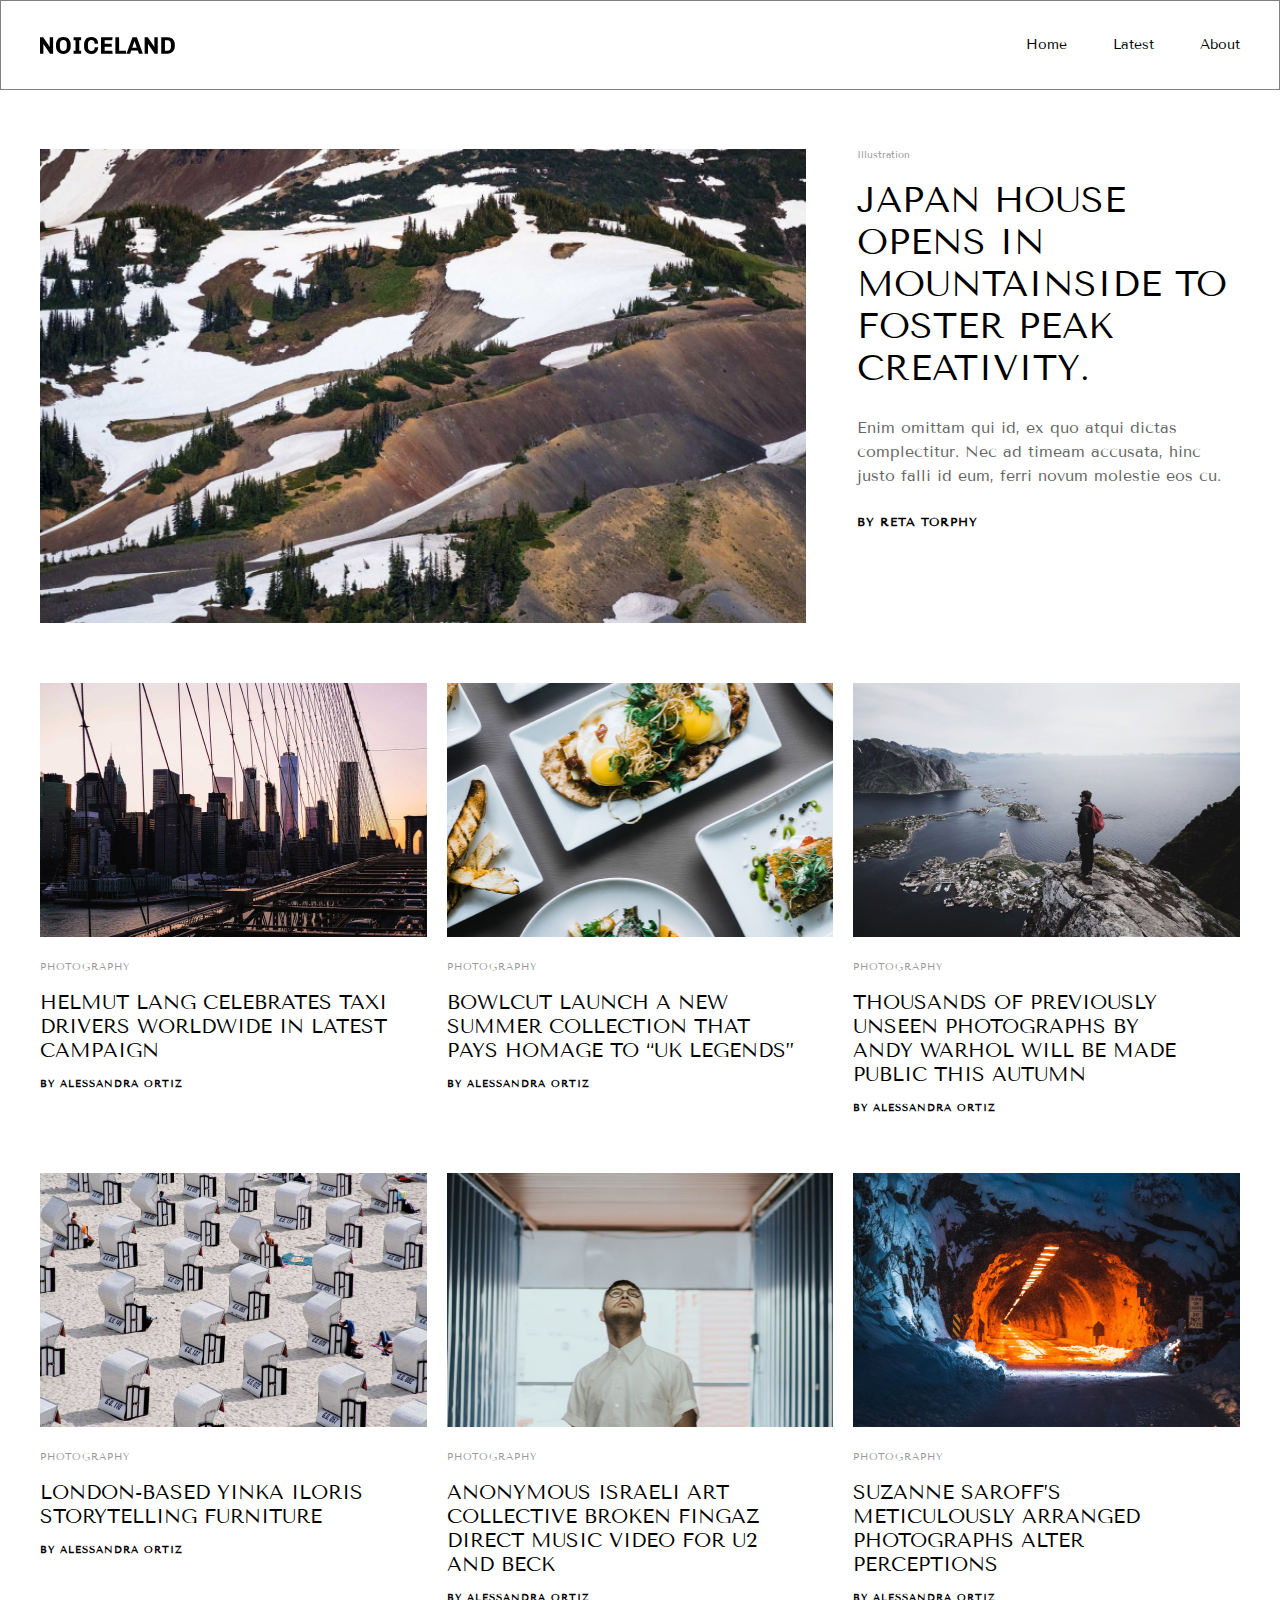
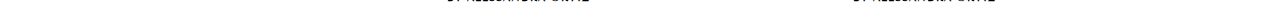
<file: index.html>
<!DOCTYPE html>
<html lang="en">
<head>
    <meta charset="UTF-8">
    <meta http-equiv="X-UA-Compatible" content="IE=edge">
    <meta name="viewport" content="width=device-width, initial-scale=1.0">
    <title>exam</title>
    <link rel="stylesheet" href="./assets/styles/style.css">
    <link rel="stylesheet" href="./assets/styles/media.css">
</head>
<body>
    <header class="header" id="header">
        <div class="container d-flex align__center justify__between">
            <svg width="135" height="17" viewBox="0 0 135 17" fill="none" xmlns="http://www.w3.org/2000/svg">
                <mask id="mask0_1_10" style="mask-type:alpha" maskUnits="userSpaceOnUse" x="0" y="-7" width="136" height="30">
                <path d="M136 -7H0V23H136V-7Z" fill="white"/>
                </mask>
                <g mask="url(#mask0_1_10)">
                <path fill-rule="evenodd" clip-rule="evenodd" d="M4.8 9.12C4.624 8.864 4.384 8.484 4.08 7.98C3.776 7.476 3.576 7.144 3.48 6.984L3.384 7.056V16.704H0V0.24H3.144L8.328 7.872L9.048 9C9.304 9.448 9.504 9.776 9.648 9.984L9.72 9.912V0.24H13.104V16.704H9.96L4.8 9.12ZM30.696 9.648C30.696 11.152 30.368 12.456 29.712 13.56C29.056 14.664 28.172 15.504 27.06 16.08C25.948 16.656 24.712 16.944 23.352 16.944C21.992 16.944 20.756 16.656 19.644 16.08C18.532 15.504 17.648 14.664 16.992 13.56C16.336 12.456 16.008 11.152 16.008 9.648V7.296C16.008 5.79199 16.336 4.48801 16.992 3.384C17.648 2.27999 18.532 1.44 19.644 0.864C20.756 0.287997 21.992 0 23.352 0C24.712 0 25.948 0.287997 27.06 0.864C28.172 1.44 29.056 2.27999 29.712 3.384C30.368 4.48801 30.696 5.79199 30.696 7.296V9.648ZM26.808 6.768C26.808 5.55199 26.488 4.612 25.848 3.948C25.208 3.284 24.376 2.952 23.352 2.952C22.328 2.952 21.496 3.284 20.856 3.948C20.216 4.612 19.896 5.55199 19.896 6.768V10.176C19.896 11.392 20.216 12.332 20.856 12.996C21.496 13.66 22.328 13.992 23.352 13.992C24.376 13.992 25.208 13.66 25.848 12.996C26.488 12.332 26.808 11.392 26.808 10.176V6.768ZM33.576 0.24H41.16V3.192H39.24V13.752H41.16V16.704H33.576V13.752H35.52V3.192H33.576V0.24ZM47.952 10.176C47.952 11.392 48.28 12.332 48.936 12.996C49.592 13.66 50.424 13.992 51.432 13.992C52.568 13.992 53.408 13.684 53.952 13.068C54.496 12.452 54.768 11.504 54.768 10.224H58.152C58.152 11.632 57.868 12.844 57.3 13.86C56.732 14.876 55.952 15.644 54.96 16.164C53.968 16.684 52.848 16.944 51.6 16.944H51.264C49.888 16.944 48.656 16.664 47.568 16.104C46.48 15.544 45.624 14.716 45 13.62C44.376 12.524 44.064 11.2 44.064 9.648V7.296C44.064 5.79199 44.376 4.48801 45 3.384C45.624 2.27999 46.476 1.44 47.556 0.864C48.636 0.287997 49.84 0 51.168 0H51.504C52.784 0 53.924 0.251998 54.924 0.756C55.924 1.26 56.712 2.02 57.288 3.036C57.864 4.05201 58.152 5.29599 58.152 6.768H54.624C54.624 5.51999 54.348 4.572 53.796 3.924C53.244 3.276 52.448 2.952 51.408 2.952C50.4 2.952 49.572 3.284 48.924 3.948C48.276 4.612 47.952 5.55199 47.952 6.768V10.176ZM61.032 16.704V0.24H72.624L72.216 3.192H64.68V6.792H71.712V9.744H64.68V13.752H72.288L72.696 16.704H61.032ZM75.384 16.704V0.24H79.104V13.632H85.872L86.28 16.704H75.384ZM97.776 13.464H91.224L90.072 16.704H86.496L92.472 0.24H96.888L102.864 16.704H98.976L97.776 13.464ZM92.232 10.656H96.792C96.184 8.84799 95.448 6.69601 94.584 4.2H94.464L92.232 10.656ZM109.44 9.12C109.264 8.864 109.024 8.484 108.72 7.98C108.416 7.476 108.216 7.144 108.12 6.984L108.024 7.056V16.704H104.64V0.24H107.784L112.968 7.872L113.688 9C113.944 9.448 114.144 9.776 114.288 9.984L114.36 9.912V0.24H117.744V16.704H114.6L109.44 9.12ZM127.464 0.24C128.824 0.24 130.06 0.527997 131.172 1.104C132.284 1.68 133.168 2.51999 133.824 3.624C134.48 4.728 134.808 6.03199 134.808 7.536V9.408C134.808 10.912 134.48 12.216 133.824 13.32C133.168 14.424 132.284 15.264 131.172 15.84C130.06 16.416 128.824 16.704 127.464 16.704H121.224V0.24H127.464ZM124.944 13.752H127.464C128.488 13.752 129.32 13.42 129.96 12.756C130.6 12.092 130.92 11.152 130.92 9.936V7.008C130.92 5.79199 130.6 4.852 129.96 4.188C129.32 3.524 128.488 3.192 127.464 3.192H124.944V13.752Z" fill="black"/>
                </g>
                </svg>
            <nav class="header__nav">
                <a href="#" class="header__link">Home</a>
                <a href="#" class="header__link">Latest</a>
                <a href="#" class="header__link">About</a>
            </nav>
            <nav class="header__burger"></nav>    
        </div>
    </header>
    <section class="mount" id="mount">
        <div class="container">
            <div class="mount__grid">
                <div class="mount__left-part"></div>
                <div class="mount__right-part">
                    <p class="mount__sm-desc">Illustration</p>
                    <h4 class="mount__title">Japan House opens in mountainside to foster peak creativity.</h4>
                    <p class="mount__desc">Enim omittam qui id, ex quo atqui dictas complectitur. Nec ad timeam accusata, hinc justo falli id eum, ferri novum molestie eos cu.</p>
                    <h4 class="mount__sm-title">BY RETA TORPHY</h4>
                </div>
            </div>
        </div>
    </section>
    <section class="services" id="services">
        <div class="container">
            <div class="services__grid">
                <div class="grid__card">
                    <div class="card__img card__img-one"></div>
                    <p class="card__sm-desc">Photography</p>
                    <h4 class="card__title">Helmut Lang celebrates taxi drivers worldwide in latest campaign</h4>
                    <h4 class="card__sm-title">By Alessandra Ortiz</h4>
                </div>
                <div class="grid__card">
                    <div class="card__img card__img-two"></div>
                    <p class="card__sm-desc">Photography</p>
                    <h4 class="card__title">Bowlcut launch a new summer collection that pays homage to “UK legends”</h4>
                    <h4 class="card__sm-title">By Alessandra Ortiz</h4>
                </div>
                <div class="grid__card">
                    <div class="card__img card__img-three"></div>
                    <p class="card__sm-desc">Photography</p>
                    <h4 class="card__title">Thousands of previously unseen photographs by Andy Warhol will be made public this Autumn</h4>
                    <h4 class="card__sm-title">By Alessandra Ortiz</h4>
                </div>
                <div class="grid__card">
                    <div class="card__img card__img-four"></div>
                    <p class="card__sm-desc">Photography</p>
                    <h4 class="card__title">London-based Yinka Iloris storytelling furniture</h4>
                    <h4 class="card__sm-title">By Alessandra Ortiz</h4>
                </div>
                <div class="grid__card">
                    <div class="card__img card__img-five"></div>
                    <p class="card__sm-desc">Photography</p>
                    <h4 class="card__title">Anonymous Israeli art collective Broken Fingaz direct music video for U2 and Beck</h4>
                    <h4 class="card__sm-title">By Alessandra Ortiz</h4>
                </div>
                <div class="grid__card">
                    <div class="card__img card__img-six"></div>
                    <p class="card__sm-desc">Photography</p>
                    <h4 class="card__title">Suzanne Saroff’s meticulously arranged photographs alter perceptions</h4>
                    <h4 class="card__sm-title">By Alessandra Ortiz</h4>
                </div>
            </div>
        </div>
    </section>
</body>
</html>
</file>
<file: assets/styles/style.css>
@import url("./font.css");

:root {
    --light:#FFFFFF;
    --dark:#000000;
    --grey:#999999;
}

/* BASE CONFIG */
* {
    margin: 0;
    padding: 0;
    box-sizing: border-box;
}

a {
    text-decoration: none;
    color: inherit;
}

button {
    background: none;
    border: none;
}

body {
    font-family: 'Tenor Sans', Arial, Helvetica, sans-serif;
}
/* BASE CONFIG */

/* UNIQUE */
.container {
    max-width: 1220px;
    padding: 0 10px;
    margin: 0 auto;
}

.d-flex {
    display: flex;
}

.align__center {
    align-items: center;
}

.justify__between {
    justify-content: space-between;
}
/* UNIQUE */

/* HEADER SECTION */
.header {
    height: 90px;
    border: 1px solid grey;
}

.header .container {
    height: 100%;
}

.header__link {
    font-weight: 400;
    font-size: 14px;
    line-height: 24px;
    color: var(--dark);
}

.header__link:not(:last-child) {
    margin-right: 40px;
}

.header__link:hover {
    transition: 1s;
    color: red;
    font-size: 16px;
    line-height: 26px;
}

.header__burger {
    display: none;
    position: relative;
    background: var(--dark);
    height: 2px;
    width: 30px;
}

.header__burger::before {
    content: "";
    position: absolute;
    background: var(--dark);
    height: 2px;
    width: 30px;
    bottom: -7px;
}

.header__burger::after {
    content: "";
    position: absolute;
    background: var(--dark);
    height: 2px;
    width: 30px;
    top: -7px;
}
/* HEADER SECTION */

/* MOUNT SECTION */
.mount .container {
    margin-top: 59px;
}

.mount__grid {
    column-gap: 51px;
    height: 474px;
    display: grid;
    grid-template-columns: 2fr 1fr;
}

.mount__left-part {
    background: url("../images/IMAGE.jpg") no-repeat center/cover;
}

.mount__sm-desc {
    font-weight: 400;
    font-size: 10px;
    line-height: 12px;
    color: var(--grey);
}

.mount__title {
    color: var(--dark);
    font-weight: 400;
    font-size: 36px;
    line-height: 42px;
    text-transform: uppercase;
    max-width: 429px;
    margin: 18px 0 27px;
}

.mount__desc {
    font-weight: 400;
    font-size: 16px;
    line-height: 24px;
    color: #666666;
    max-width: 419px;
}

.mount__sm-title {
    font-weight: 700;
    font-size: 12px;
    line-height: 12px;
    letter-spacing: 1px;
    color: var(--dark);
    margin-top: 28px;
}
/* MOUNT SECTION */

/* SERVICES SECTION */
.services .container {
    margin-top: 60px;
}

.services__grid {
    grid-gap: 40px 20px;
    display: grid;
    grid-template-columns: repeat(3, 1fr);
}

.grid__card {
    height: 450px;
}

.card__img {
    height: 254px;
}

.card__img-one {
    background: url("../images/card-1.jpg") no-repeat center/cover;
}

.card__img-two {
    background: url("../images/card-2.jpg") no-repeat center/cover;
}

.card__img-three {
    background: url("../images/card-3.jpg") no-repeat center/cover;
}

.card__img-four {
    background: url("../images/card-4.jpg") no-repeat center/cover;
}

.card__img-five {
    background: url("../images/card-5.jpg") no-repeat center/cover;
}

.card__img-six {
    background: url("../images/card-6.jpg") no-repeat center/cover;
}

.card__sm-desc {
    font-weight: 400;
    font-size: 10px;
    line-height: 12px;
    color: var(--grey);
    letter-spacing: 1px;
    text-transform: uppercase;
    margin-top: 24px;
}

.card__title {
    text-transform: uppercase;
    color: var(--dark);
    font-weight: 400;
    font-size: 20px;
    line-height: 24px;
    max-width: 347px;
    margin: 18px 0 15px;
}

.card__sm-title {
    text-transform: uppercase;
    color: var(--dark);
    font-weight: 700;
    font-size: 10px;
    line-height: 12px;
    letter-spacing: 1px;
}
/* SERVICES SECTION */
</file>
<file: assets/styles/media.css>
@media(max-width:768px){
    .container {
        max-width: 600px;
    }

    .mount__grid {
        grid-template-columns: 1fr;
    }

    .mount__left-part {
        height: 300px;
    }

    .services .container {
        margin-top: 200px;
    }

    .services__grid {
        grid-template-columns: repeat(2, 1fr);
    }

    .header__nav {
        display: none;
    }

    .header__burger {
        display: block;
    }
}

@media(max-width:390px) {
    .container {
        max-width: 300px;
    }

    .header .container {
        max-width: 350px;
    }

    .header__nav {
        display: none;
    }

    .mount__title {
        font-size: 25px;
    }

    .mount__desc {
        font-size: 13px;
    }

    .services__grid {
        grid-template-columns: 1fr;
    }

    .header__burger {
        display: block;
    }
}
</file>
